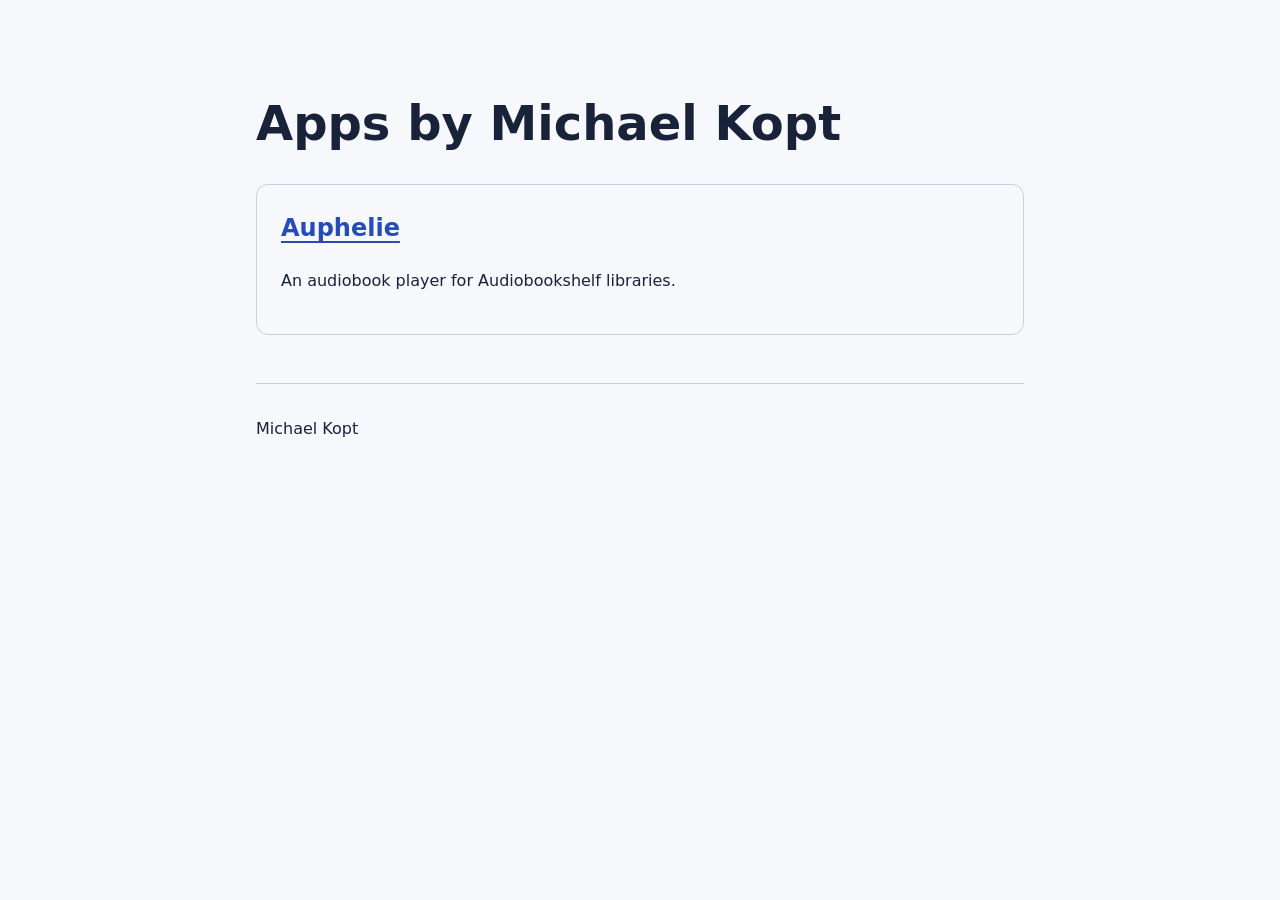
<file: docs/index.html>
<!doctype html>
<html lang="en">
<head>
  <meta charset="utf-8">
  <meta name="viewport" content="width=device-width, initial-scale=1">
  <meta name="description" content="Applications by Michael Kopt.">
  <title>Apps · Michael Kopt</title>
  <link rel="stylesheet" href="styles.css">
</head>
<body>
  <main>
    <h1>Apps by Michael Kopt</h1>
    <section class="card" aria-labelledby="auphelie">
      <h2 id="auphelie"><a href="auphelie/">Auphelie</a></h2>
      <p>An audiobook player for Audiobookshelf libraries.</p>
    </section>
    <footer><p>Michael Kopt</p></footer>
  </main>
</body>
</html>
</file>
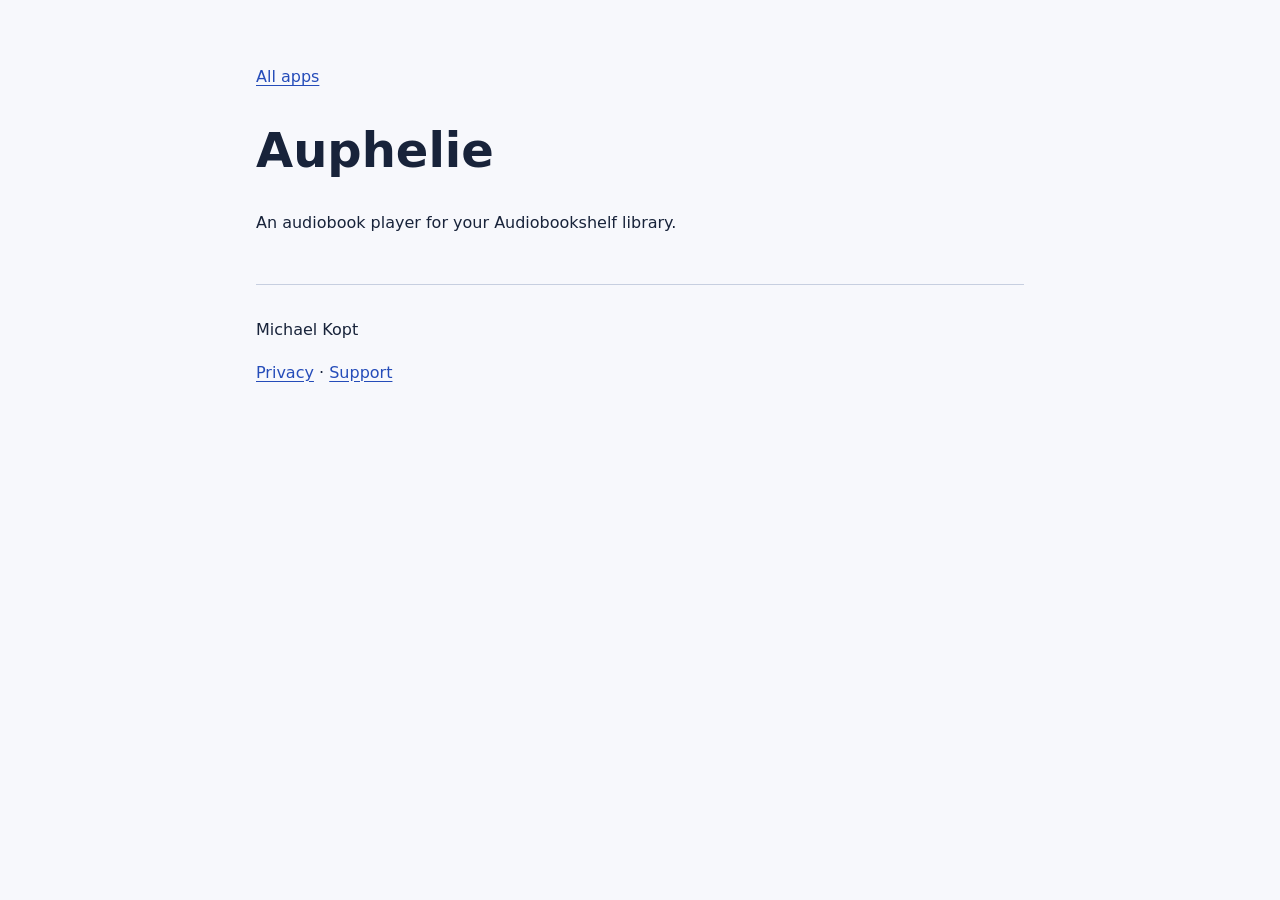
<file: docs/auphelie/index.html>
<!doctype html>
<html lang="en">
<head>
  <meta charset="utf-8">
  <meta name="viewport" content="width=device-width, initial-scale=1">
  <meta name="description" content="Auphelie, an audiobook player for Audiobookshelf libraries.">
  <title>Auphelie · Michael Kopt</title>
  <link rel="stylesheet" href="../styles.css">
</head>
<body>
  <main>
    <nav aria-label="Breadcrumb"><a href="../">All apps</a></nav>
    <h1>Auphelie</h1>
    <p>An audiobook player for your Audiobookshelf library.</p>
    <footer><p>Michael Kopt</p></footer>
  <!-- app-pages:policy-links --><nav aria-label="App information"><a href="privacy/">Privacy</a> · <a href="support/">Support</a></nav><!-- /app-pages:policy-links --></main>
</body>
</html>
</file>
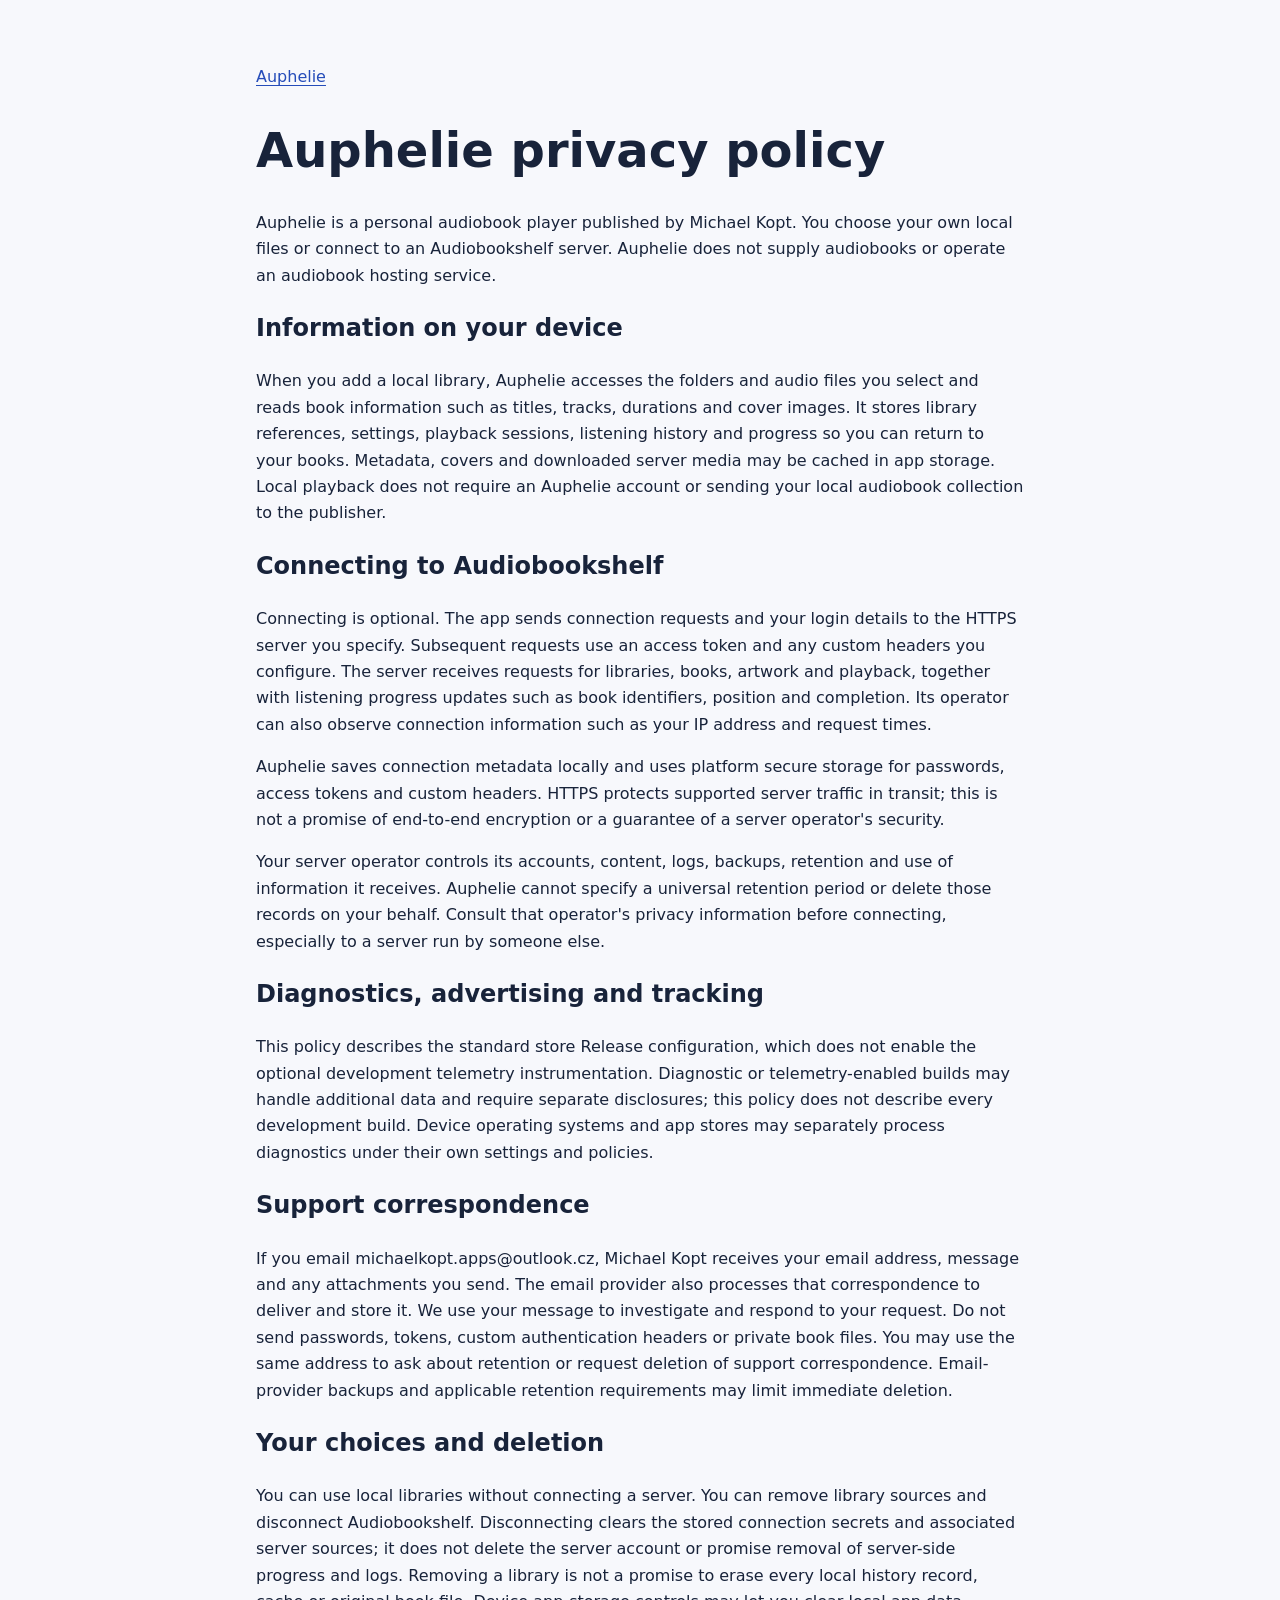
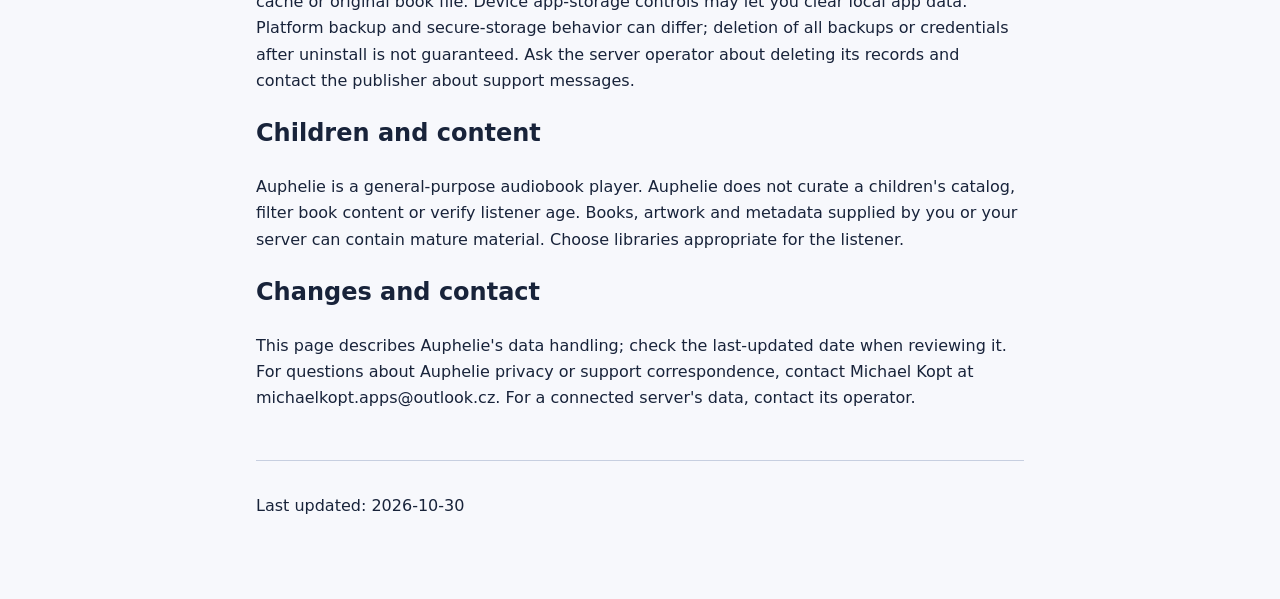
<file: docs/auphelie/privacy/index.html>
<!doctype html>
<html lang="en"><head><meta charset="utf-8"><meta name="viewport" content="width=device-width, initial-scale=1"><title>Auphelie — Privacy</title><link rel="stylesheet" href="../../styles.css"></head>
<body><main><nav aria-label="Breadcrumb"><a href="../">Auphelie</a></nav><h1>Auphelie privacy policy</h1>
<p>Auphelie is a personal audiobook player published by Michael Kopt. You choose your own local files or connect to an Audiobookshelf server. Auphelie does not supply audiobooks or operate an audiobook hosting service.</p>
<h2>Information on your device</h2>
<p>When you add a local library, Auphelie accesses the folders and audio files you select and reads book information such as titles, tracks, durations and cover images. It stores library references, settings, playback sessions, listening history and progress so you can return to your books. Metadata, covers and downloaded server media may be cached in app storage. Local playback does not require an Auphelie account or sending your local audiobook collection to the publisher.</p>
<h2>Connecting to Audiobookshelf</h2>
<p>Connecting is optional. The app sends connection requests and your login details to the HTTPS server you specify. Subsequent requests use an access token and any custom headers you configure. The server receives requests for libraries, books, artwork and playback, together with listening progress updates such as book identifiers, position and completion. Its operator can also observe connection information such as your IP address and request times.</p>
<p>Auphelie saves connection metadata locally and uses platform secure storage for passwords, access tokens and custom headers. HTTPS protects supported server traffic in transit; this is not a promise of end-to-end encryption or a guarantee of a server operator's security.</p>
<p>Your server operator controls its accounts, content, logs, backups, retention and use of information it receives. Auphelie cannot specify a universal retention period or delete those records on your behalf. Consult that operator's privacy information before connecting, especially to a server run by someone else.</p>
<h2>Diagnostics, advertising and tracking</h2>
<p>This policy describes the standard store Release configuration, which does not enable the optional development telemetry instrumentation. Diagnostic or telemetry-enabled builds may handle additional data and require separate disclosures; this policy does not describe every development build. Device operating systems and app stores may separately process diagnostics under their own settings and policies.</p>
<h2>Support correspondence</h2>
<p>If you email michaelkopt.apps@outlook.cz, Michael Kopt receives your email address, message and any attachments you send. The email provider also processes that correspondence to deliver and store it. We use your message to investigate and respond to your request. Do not send passwords, tokens, custom authentication headers or private book files. You may use the same address to ask about retention or request deletion of support correspondence. Email-provider backups and applicable retention requirements may limit immediate deletion.</p>
<h2>Your choices and deletion</h2>
<p>You can use local libraries without connecting a server. You can remove library sources and disconnect Audiobookshelf. Disconnecting clears the stored connection secrets and associated server sources; it does not delete the server account or promise removal of server-side progress and logs. Removing a library is not a promise to erase every local history record, cache or original book file. Device app-storage controls may let you clear local app data. Platform backup and secure-storage behavior can differ; deletion of all backups or credentials after uninstall is not guaranteed. Ask the server operator about deleting its records and contact the publisher about support messages.</p>
<h2>Children and content</h2>
<p>Auphelie is a general-purpose audiobook player. Auphelie does not curate a children's catalog, filter book content or verify listener age. Books, artwork and metadata supplied by you or your server can contain mature material. Choose libraries appropriate for the listener.</p>
<h2>Changes and contact</h2>
<p>This page describes Auphelie's data handling; check the last-updated date when reviewing it. For questions about Auphelie privacy or support correspondence, contact Michael Kopt at michaelkopt.apps@outlook.cz. For a connected server's data, contact its operator.</p>
<footer><p>Last updated: 2026-10-30</p></footer></main></body></html>
</file>
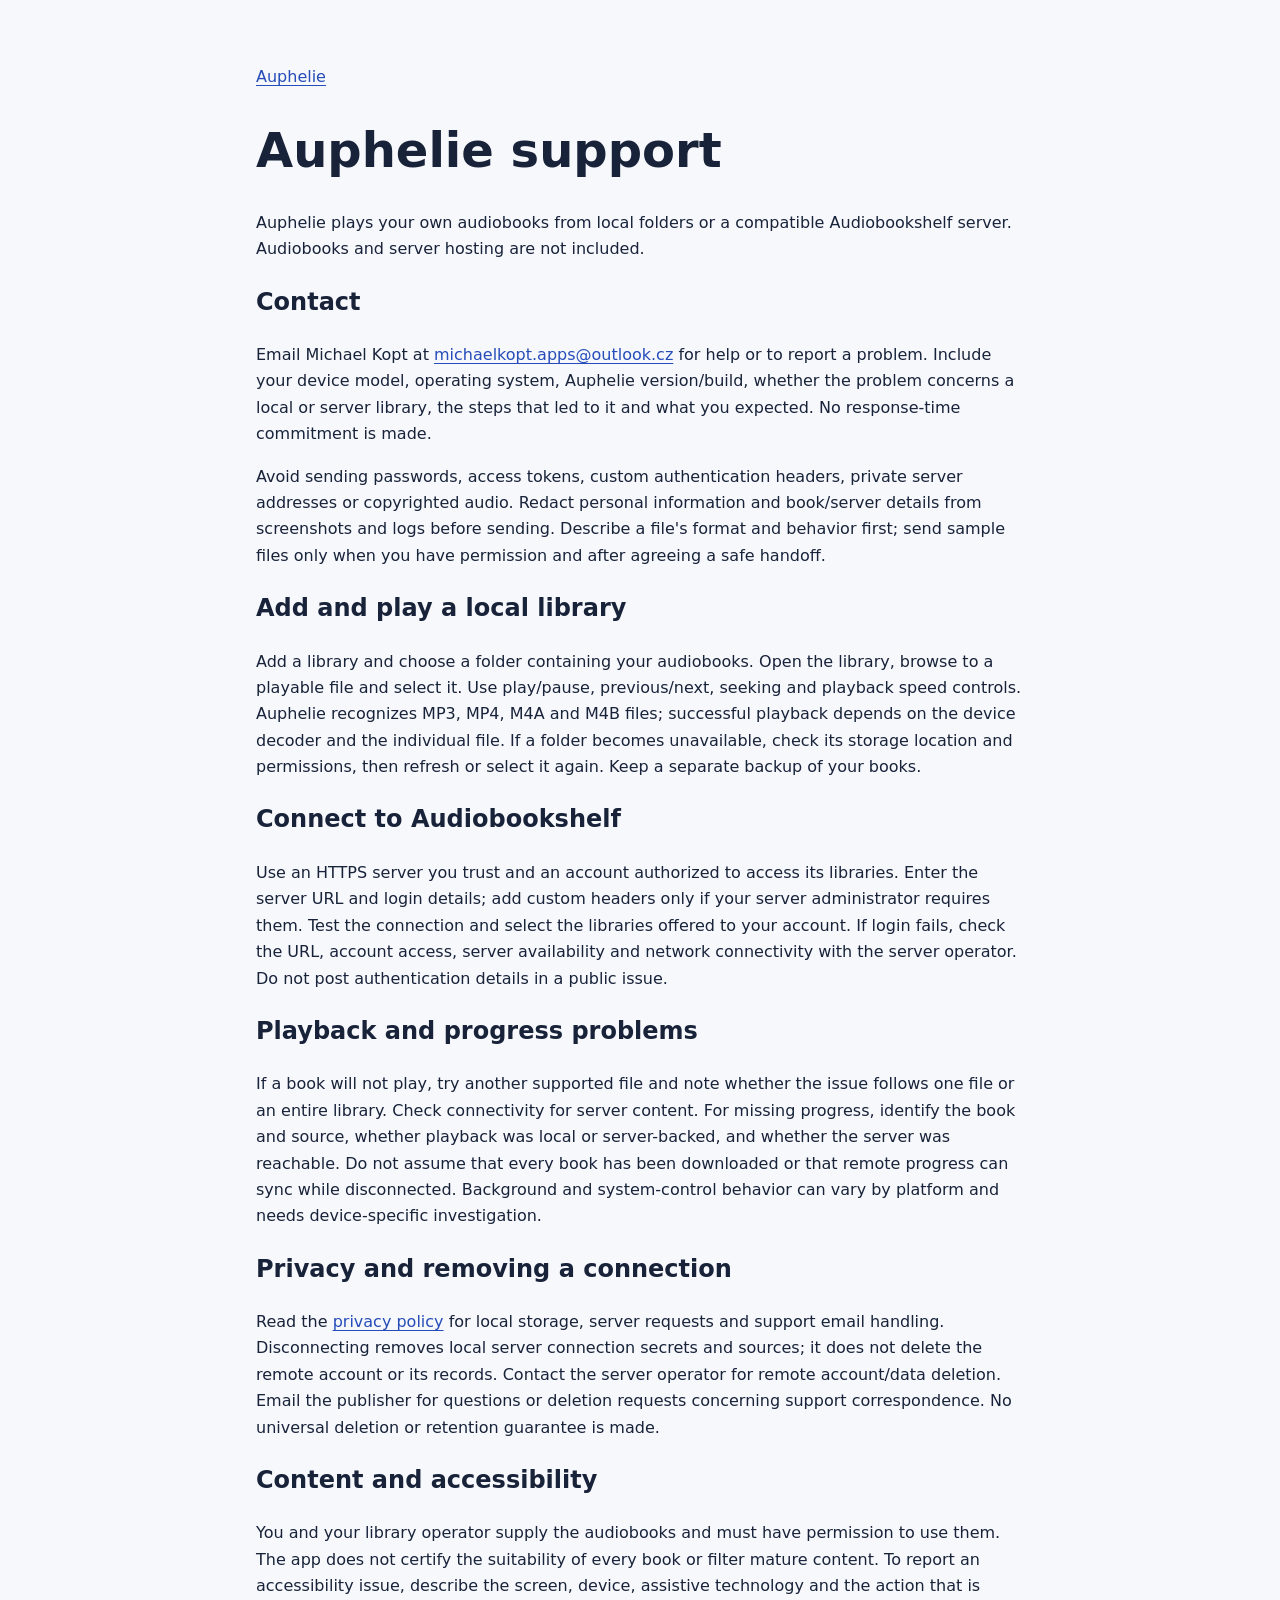
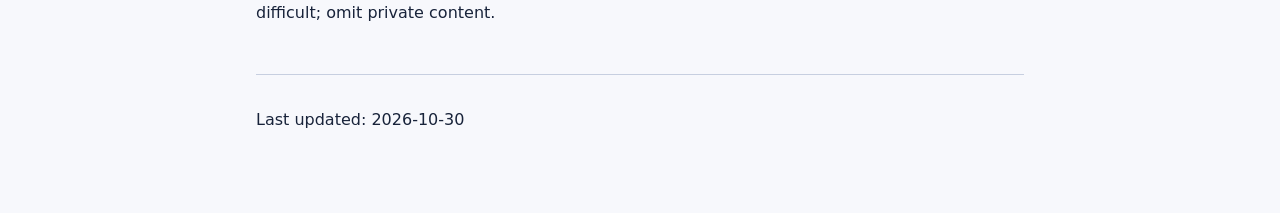
<file: docs/auphelie/support/index.html>
<!doctype html>
<html lang="en"><head><meta charset="utf-8"><meta name="viewport" content="width=device-width, initial-scale=1"><title>Auphelie — Support</title><link rel="stylesheet" href="../../styles.css"></head>
<body><main><nav aria-label="Breadcrumb"><a href="../">Auphelie</a></nav><h1>Auphelie support</h1>
<p>Auphelie plays your own audiobooks from local folders or a compatible Audiobookshelf server. Audiobooks and server hosting are not included.</p>
<h2>Contact</h2>
<p>Email Michael Kopt at <a href="mailto:michaelkopt.apps@outlook.cz">michaelkopt.apps@outlook.cz</a> for help or to report a problem. Include your device model, operating system, Auphelie version/build, whether the problem concerns a local or server library, the steps that led to it and what you expected. No response-time commitment is made.</p>
<p>Avoid sending passwords, access tokens, custom authentication headers, private server addresses or copyrighted audio. Redact personal information and book/server details from screenshots and logs before sending. Describe a file's format and behavior first; send sample files only when you have permission and after agreeing a safe handoff.</p>
<h2>Add and play a local library</h2>
<p>Add a library and choose a folder containing your audiobooks. Open the library, browse to a playable file and select it. Use play/pause, previous/next, seeking and playback speed controls. Auphelie recognizes MP3, MP4, M4A and M4B files; successful playback depends on the device decoder and the individual file. If a folder becomes unavailable, check its storage location and permissions, then refresh or select it again. Keep a separate backup of your books.</p>
<h2>Connect to Audiobookshelf</h2>
<p>Use an HTTPS server you trust and an account authorized to access its libraries. Enter the server URL and login details; add custom headers only if your server administrator requires them. Test the connection and select the libraries offered to your account. If login fails, check the URL, account access, server availability and network connectivity with the server operator. Do not post authentication details in a public issue.</p>
<h2>Playback and progress problems</h2>
<p>If a book will not play, try another supported file and note whether the issue follows one file or an entire library. Check connectivity for server content. For missing progress, identify the book and source, whether playback was local or server-backed, and whether the server was reachable. Do not assume that every book has been downloaded or that remote progress can sync while disconnected. Background and system-control behavior can vary by platform and needs device-specific investigation.</p>
<h2>Privacy and removing a connection</h2>
<p>Read the <a href="../privacy/">privacy policy</a> for local storage, server requests and support email handling. Disconnecting removes local server connection secrets and sources; it does not delete the remote account or its records. Contact the server operator for remote account/data deletion. Email the publisher for questions or deletion requests concerning support correspondence. No universal deletion or retention guarantee is made.</p>
<h2>Content and accessibility</h2>
<p>You and your library operator supply the audiobooks and must have permission to use them. The app does not certify the suitability of every book or filter mature content. To report an accessibility issue, describe the screen, device, assistive technology and the action that is difficult; omit private content.</p>
<footer><p>Last updated: 2026-10-30</p></footer></main></body></html>
</file>
<file: docs/styles.css>
:root { color-scheme: light dark; font-family: system-ui, sans-serif; line-height: 1.65; }
body { margin: 0; background: #f7f8fc; color: #18233a; }
main { max-width: 48rem; margin: 0 auto; padding: 4rem 1.5rem; }
h1 { font-size: clamp(2rem, 6vw, 3rem); line-height: 1.15; }
a { color: #254cb9; text-underline-offset: .2em; }
a:focus-visible { outline: 3px solid currentColor; outline-offset: 5px; }
.card { display: block; margin: 2rem 0; padding: 1.5rem; border: 1px solid #c7cfe0; border-radius: .75rem; }
.card h2 { margin-top: 0; }
footer { margin-top: 3rem; padding-top: 1rem; border-top: 1px solid #c7cfe0; }
@media (prefers-color-scheme: dark) {
  body { background: #111827; color: #e5eaf5; }
  a { color: #adc4ff; }
  .card, footer { border-color: #45516a; }
}
</file>
